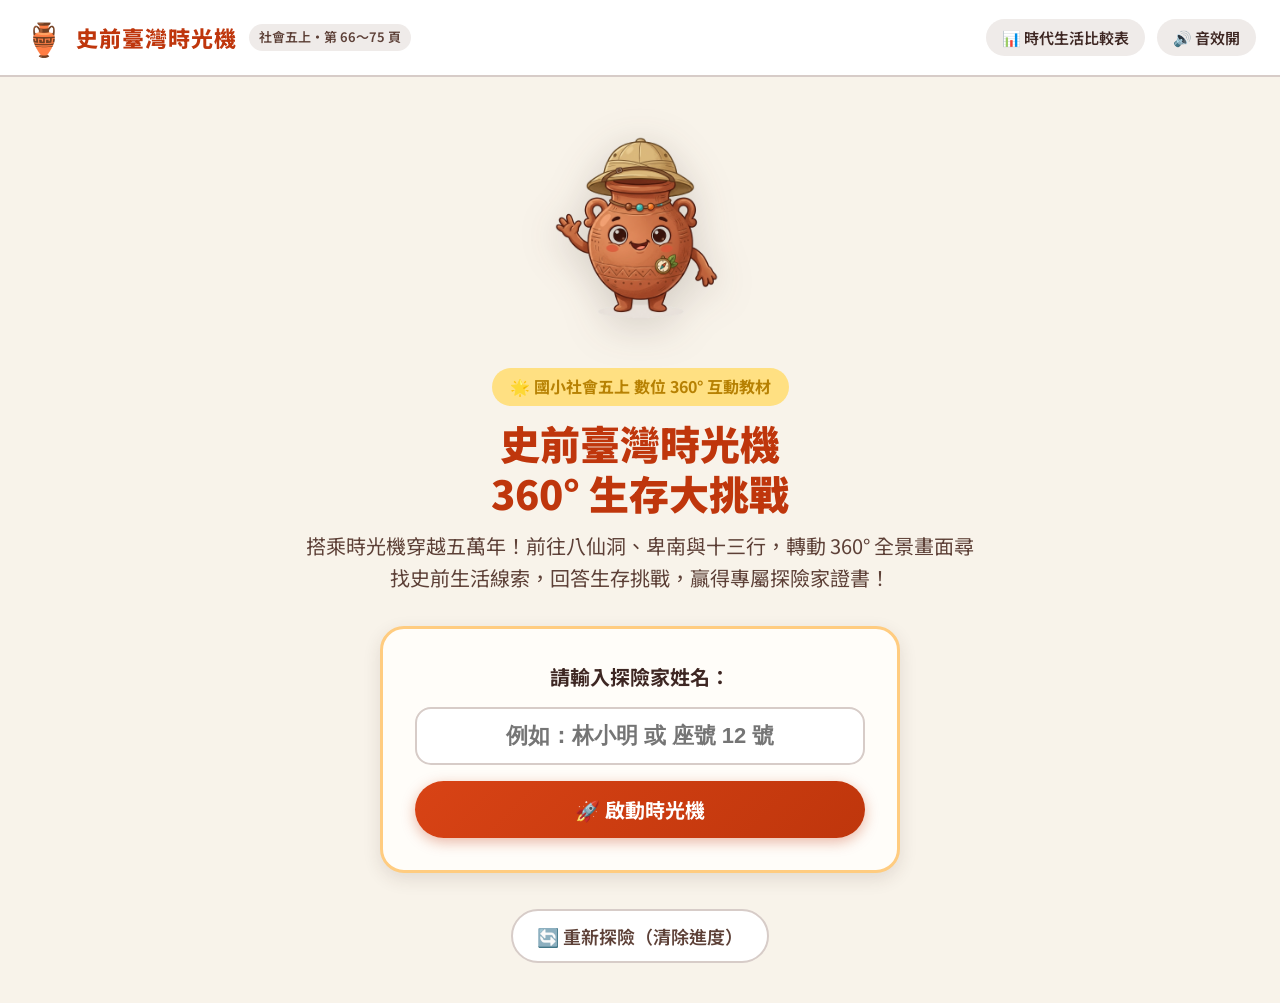
<file: index.html>
<!DOCTYPE html>
<html lang="zh-Hant-TW">
<head>
  <meta charset="UTF-8">
  <meta name="viewport" content="width=device-width, initial-scale=1.0, maximum-scale=1.0, user-scalable=no">
   <title>360° 沉浸式數位學習時光機</title>
  <meta name="description" content="跨領域 360° 全景互動探索與自主學習任務平台，支援手機、平板與電腦操作。" />
  <meta property="og:title" content="360° 沉浸式數位學習時光機" />
  <meta property="og:description" content="跨領域 360° 全景互動探索與自主學習任務平台，點擊進入專屬探究課程！" />


  <!-- Google Fonts: Noto Sans TC -->
  <link rel="preconnect" href="https://fonts.googleapis.com">
  <link rel="preconnect" href="https://fonts.gstatic.com" crossorigin>
  <link href="https://fonts.googleapis.com/css2?family=Noto+Sans+TC:wght@400;500;700;900&display=swap" rel="stylesheet">

  <!-- Pannellum 360 Viewer CSS (本地優先，完全支援離線使用) -->
  <link rel="stylesheet" href="css/pannellum.css">

  <!-- 主樣式表 -->
  <link rel="stylesheet" href="css/style.css">
</head>
<body>

  <!-- ================= 頂部全域功能列 ================= -->
  <header class="app-header">
    <div class="brand-wrap">
      <span class="brand-icon">🏺</span>
      <div>
        <h1 class="brand-title">史前臺灣時光機</h1>
      </div>
      <span class="brand-tag">社會五上・第 66～75 頁</span>
    </div>
    <div class="header-actions">
      <button type="button" class="header-tool-btn open-comparison-btn" title="查看三個時代生活比較表">
        📊 時代生活比較表
      </button>
      <button type="button" class="sound-toggle-btn" title="切換音效開關">
        🔊 音效開
      </button>
    </div>
  </header>

  <!-- ================= 畫面 1：首頁 (Home Screen) ================= -->
  <main id="home-screen" class="screen">
    <div class="home-container">
      <div class="hero-mascot-wrap">
        <img src="img/mascot.png" alt="考古小隊長" class="hero-mascot-img">
      </div>

      <span class="home-badge-tag">🌟 國小社會五上 數位 360° 互動教材</span>
      <h2 class="home-title">史前臺灣時光機<br>360° 生存大挑戰</h2>
      <p class="home-desc">
        搭乘時光機穿越五萬年！前往八仙洞、卑南與十三行，轉動 360° 全景畫面尋找史前生活線索，回答生存挑戰，贏得專屬探險家證書！
      </p>

      <div id="home-progress-tag" class="progress-notify-tag hidden"></div>

      <div class="home-login-card">
        <label for="player-name-input" class="input-label">請輸入探險家姓名：</label>
        <div class="input-group">
          <input type="text" id="player-name-input" class="name-input" placeholder="例如：林小明 或 座號 12 號" maxlength="10" autocomplete="off">
          <button type="button" id="start-adventure-btn" class="primary-btn pulse-glow">
            🚀 啟動時光機
          </button>
        </div>
      </div>

      <div class="home-actions">
        <button type="button" id="reset-progress-btn" class="secondary-btn">
          🔄 重新探險（清除進度）
        </button>
      </div>
    </div>
  </main>

  <!-- ================= 畫面 2：時光機選單 (Timeline Screen) ================= -->
  <main id="timeline-screen" class="screen hidden">
    <div class="timeline-container">
      <div class="timeline-header">
        <h2>⏱️ 時光機儀表板</h2>
        <p>歡迎探險家 <strong id="timeline-player-name" style="color: var(--color-primary);"></strong>！請依序前往三個史前時代探索：</p>
      </div>

      <!-- 時間軸視覺軸線 -->
      <div class="timeline-bar">
        <div class="timeline-node" style="left: 5%;">
          <div class="node-dot"></div>
          <span class="node-label">50,000 年前</span>
        </div>
        <div class="timeline-node" style="left: 40%;">
          <div class="node-dot"></div>
          <span class="node-label">7,000 年前</span>
        </div>
        <div class="timeline-node" style="left: 75%;">
          <div class="node-dot"></div>
          <span class="node-label">2,000 年前</span>
        </div>
        <div class="timeline-node" style="left: 98%;">
          <div class="node-dot" style="border-color: #1976d2;"></div>
          <span class="node-label">現代（我們）</span>
        </div>
      </div>

      <!-- 三個時代關卡卡片 -->
      <div id="era-cards-container" class="era-cards-grid"></div>

      <!-- 三關全通關時出現的大魔王與證書彩帶 -->
      <div id="timeline-cert-banner" class="cert-banner hidden">
        <div class="cert-banner-text">
          <h3>🎉 恭喜完成三大時代生存挑戰！</h3>
          <p>你已經具備完整的臺灣史前生活知識，準備好領取探險家證書了嗎？</p>
        </div>
        <button type="button" id="view-final-cert-btn" class="primary-btn pulse-glow">
          🏆 前往領取探險家證書
        </button>
      </div>
    </div>
  </main>

  <!-- ================= 畫面 3：360° 探索畫面 (Viewer Screen) ================= -->
  <main id="viewer-screen" class="screen hidden viewer-maximized">
    <!-- Pannellum 檢視器全景畫布 (100% 滿版無黑邊) -->
    <div id="panorama"></div>

    <!-- 頂部浮動儀表列 (Floating Top HUD) -->
    <div class="hud-top-bar">
      <!-- 左上角：返回按鈕 + 時代遺址資訊膠囊 -->
      <div class="hud-top-left">
        <button type="button" id="back-to-timeline-btn" class="hud-btn hud-back-btn" title="返回時光機儀表板">
          <span class="hud-btn-icon">⬅</span>
          <span class="hud-btn-text">回時光機選單</span>
        </button>
        <div class="hud-era-pill">
          <span id="scene-era-title" class="hud-era-title">舊石器時代</span>
          <span class="hud-pill-divider">·</span>
          <span id="scene-era-info" class="hud-era-info">八仙洞遺址（約 50,000 年前）</span>
        </div>
      </div>

      <!-- 右上角：浮動線索雷達選單 + 探索進度 + 音效開關 -->
      <div class="hud-top-right">
        <!-- 線索雷達下拉選單 -->
        <div class="clue-radar-dropdown" id="clue-radar-dropdown">
          <button type="button" id="clue-radar-toggle-btn" class="hud-btn hud-radar-btn" aria-expanded="false" title="開啟本關生活線索清單">
            <span class="radar-btn-icon">🧭</span>
            <span class="radar-btn-text">線索雷達</span>
            <span id="radar-progress-badge" class="radar-progress-badge">0 / 6</span>
            <span class="radar-arrow">▾</span>
          </button>

          <!-- 浮動線索清單卡片 -->
          <div id="clue-radar-menu" class="clue-radar-menu hidden">
            <div class="radar-menu-header">
              <div class="radar-menu-title">🧭 生活線索快速雷達</div>
              <div class="radar-menu-subtitle">點擊線索可自動轉向並開啟內容</div>
            </div>
            <div id="clue-radar-items" class="clue-radar-items-list">
              <!-- 由 JS 動態注入線索按鈕 -->
            </div>
          </div>
        </div>

        <!-- 探索計數相容標籤 -->
        <div id="clue-counter" class="hud-clue-counter hidden">
          <span>🔍 線索</span> <strong>0 / 6</strong>
        </div>

        <!-- 音效切換 -->
        <button type="button" class="hud-btn sound-toggle-btn" title="切換音效開關">
          🔊 音效開
        </button>
      </div>
    </div>

    <!-- 畫面底端引導與生存挑戰列 (Floating Bottom HUD) -->
    <div class="scene-bottom-bar">
      <!-- 考古小隊長語音提示盒 -->
      <div class="captain-helper-box">
        <img src="img/mascot.png" alt="考古小隊長" class="captain-avatar-img">
        <div class="speech-bubble">
          <span class="captain-speaker-name">考古小隊長：</span>
          <span id="captain-speech-text">轉動畫面看看四周，發光的金色圓點就是線索喔！</span>
        </div>
      </div>

      <!-- 右下角功能按鈕組 -->
      <div class="scene-actions-right">
        <button type="button" id="guide-clue-btn" class="compass-guide-btn" title="把鏡頭轉向尚未發現的線索">
          🧭 找不到線索？指引我！
        </button>
        <button type="button" id="start-challenge-btn" class="challenge-start-btn disabled" disabled title="找齊所有線索後即可開啟生存挑戰">
          ⚔️ 開始生存挑戰
        </button>
      </div>
    </div>
  </main>

  <!-- ================= 畫面 4：問答挑戰畫面 (Quiz Screen) ================= -->
  <main id="quiz-screen" class="screen hidden">
    <div class="quiz-container">
      <div class="quiz-header">
        <h2 id="quiz-era-name">舊石器時代・生存問答挑戰</h2>
        <span id="quiz-progress" class="quiz-progress-pill">第 1 / 4 題</span>
      </div>

      <div class="quiz-card">
        <div class="quiz-question-row">
          <div id="quiz-question-text" class="quiz-question-text">題目載入中...</div>
          <button type="button" id="quiz-speak-btn" class="speak-btn" title="朗讀題目與選項">
            🔊 唸給我聽
          </button>
        </div>

        <!-- 選項按鈕列表 -->
        <div id="quiz-options-container" class="quiz-options-list"></div>

        <!-- 答題反饋與提示區 -->
        <div id="quiz-feedback" class="quiz-feedback-box hidden">
          <div id="quiz-feedback-text"></div>
        </div>
      </div>

      <div class="quiz-footer-actions">
        <button type="button" id="quiz-back-to-scene-btn" class="secondary-btn">
          🔍 回 360° 場景看一下線索
        </button>
        <button type="button" id="quiz-next-btn" class="primary-btn hidden">
          下一題 ➔
        </button>
      </div>
    </div>
  </main>

  <!-- ================= 畫面 5：證書頁 (Certificate Screen) ================= -->
  <main id="certificate-screen" class="screen hidden">
    <div class="cert-page-container">
      <div class="cert-page-header">
        <h2>🎉 恭喜榮獲探險家證書！</h2>
        <p>你已經完成三個史前時代的探索，表現卓越，快下載或列印你的榮譽證書吧！</p>
      </div>

      <!-- 證書 Canvas 預覽 -->
      <div class="cert-canvas-wrap">
        <canvas id="certificate-canvas"></canvas>
      </div>

      <!-- 證書操作功能列 -->
      <div class="cert-actions-bar">
        <button type="button" id="download-cert-btn" class="primary-btn pulse-glow">
          📥 下載證書圖片 (PNG)
        </button>
        <button type="button" id="print-cert-btn" class="secondary-btn">
          🖨️ 列印證書 (A4)
        </button>
        <button type="button" class="secondary-btn open-comparison-btn">
          📊 時代生活比較表
        </button>
        <button type="button" id="cert-back-home-btn" class="secondary-btn">
          🏠 回時光機選單
        </button>
      </div>
    </div>
  </main>

  <!-- ================= 彈窗 1：線索小卡 (Clue Modal) ================= -->
  <div id="clue-modal" class="modal-overlay hidden" role="dialog" aria-modal="true">
    <div class="clue-modal-card">
      <div id="clue-icon" class="clue-icon-huge">🏠</div>
      <h3 id="clue-title" class="clue-modal-title">海邊的天然岩洞</h3>
      <div id="clue-text" class="clue-modal-text">
        這裡的人住在海邊的岩洞裡。岩洞可以遮風避雨，旁邊又有河流，喝水、取水都很方便！
      </div>
      <div class="modal-actions">
        <button type="button" id="clue-speak-btn" class="speak-btn">
          🔊 唸給我聽
        </button>
        <button type="button" id="clue-close-btn" class="primary-btn">
          我知道了！
        </button>
      </div>
    </div>
  </div>

  <!-- ================= 彈窗 2：過關勝利徽章彈窗 (Victory Modal) ================= -->
  <div id="victory-modal" class="modal-overlay hidden" role="dialog" aria-modal="true">
    <div class="victory-card">
      <img id="victory-badge-img" src="img/badges/paleolithic.png" alt="過關徽章" class="victory-badge-large">
      <h3 class="victory-title">闖關成功！</h3>
      <div id="victory-badge-title" class="victory-badge-name">🔥 榮獲「生火打石小達人」徽章！</div>
      <div class="victory-speech-box">
        <p id="victory-speech-text">恭喜你學會了舊石器時代的生存技能！</p>
      </div>
      <button type="button" id="victory-next-btn" class="primary-btn pulse-glow">
        前往下一個時代 ➔
      </button>
    </div>
  </div>

  <!-- ================= 彈窗 3：三個時代比較表 (Comparison Modal) ================= -->
  <div id="comparison-modal" class="modal-overlay hidden" role="dialog" aria-modal="true">
    <div class="comparison-card">
      <h2>📊 臺灣三大史前時代生活比較總表</h2>
      <table class="comparison-table">
        <thead>
          <tr>
            <th>比較項目</th>
            <th>舊石器時代（八仙洞）</th>
            <th>新石器時代（卑南）</th>
            <th>金屬器時代（十三行）</th>
          </tr>
        </thead>
        <tbody>
          <tr>
            <td><strong>代表年代</strong></td>
            <td>約 50,000 ～ 5,000 年前</td>
            <td>約 7,000 ～ 2,000 年前</td>
            <td>約 2,000 ～ 400 年前</td>
          </tr>
          <tr>
            <td><strong>居住方式</strong></td>
            <td>住在海邊天然岩洞（遮風避雨、靠近水源）</td>
            <td>以竹子、茅草蓋屋，以板岩為牆與石柱，形成<strong>聚落定居</strong></td>
            <td>通風涼爽、防潮防獸的<strong>架高干欄式木屋</strong></td>
          </tr>
          <tr>
            <td><strong>食物取得</strong></td>
            <td>採集野果、狩獵野生動物、河海捕魚（向大自然索取）</td>
            <td><strong>開始農耕</strong>（種植小米與稻米）、<strong>畜養家畜</strong>（狗、雞）</td>
            <td>農耕、捕魚，並與外地商人貿易獲得更多資源</td>
          </tr>
          <tr>
            <td><strong>主要工具</strong></td>
            <td><strong>打製石器</strong>（用石頭敲打出尖銳邊緣）</td>
            <td><strong>磨製石器</strong>（研磨石刀、石斧）、<strong>陶器</strong>、紡織器具</td>
            <td><strong>鐵器</strong>（高溫煉鐵、鍛造鐵刀鐵鋤）、石器種類大幅減少</td>
          </tr>
          <tr>
            <td><strong>工藝與技能</strong></td>
            <td>已知<strong>用火</strong>（燒烤熟食、取暖照明、驅獸）</td>
            <td><strong>製作陶器</strong>（烹煮與儲存）、<strong>雕刻精美玉器</strong>、織布做衣服</td>
            <td><strong>高溫煉鐵</strong>、燒製<strong>人面陶罐</strong>與動物陶偶</td>
          </tr>
          <tr>
            <td><strong>對外交流</strong></td>
            <td>小範圍活動</td>
            <td>使用花蓮豐田玉，並與<strong>東南亞有海外交流</strong></td>
            <td>以獸皮與陶器，與海外交換<strong>玻璃飾品、瑪瑙珠與銅幣</strong></td>
          </tr>
          <tr>
            <td><strong>文化核心特質</strong></td>
            <td colspan="3" style="text-align: center; color: var(--color-primary); font-weight: bold; background: #fff8e1;">
              💡 <strong>技術與技能具有深厚的「延續性」</strong>：後來的文明在前人的智慧基礎上不斷發明與進步！
            </td>
          </tr>
        </tbody>
      </table>
      <div style="text-align: center;">
        <button type="button" id="close-comparison-btn" class="primary-btn">
          關閉比較表
        </button>
      </div>
    </div>
  </div>

  <!-- Pannellum 360 Viewer JS (本地優先，完全支援離線使用與 file:/// 免 CORS) -->
  <script src="js/pannellum.js"></script>

  <!-- 核心資料與模組腳本 -->
  <script src="data/eras.js"></script>
  <script src="data/pano_data.js"></script>
  <script src="data/cert_data.js"></script>
  <script src="js/markdown.js"></script>
  <script src="js/storage.js"></script>
  <script src="js/audio.js"></script>
  <script src="js/viewer.js"></script>
  <script src="js/quiz.js"></script>
 <script src="js/certificate.js"></script>
  <script src="js/cloud_sync.js"></script>
  <script src="js/app.js"></script>
  <script>
    // 頁面載入時，若有帶 ?id=課程代碼 參數，自動從 Google 試算表同步教材
    window.addEventListener('DOMContentLoaded', async () => {
      await syncCloudCourseData();
    });
  </script>

</body>
</html>
</file>
<file: css/pannellum.css>
/* Pannellum 2.5.6, https://github.com/mpetroff/pannellum */
.pnlm-container{margin:0;padding:0;overflow:hidden;position:relative;cursor:default;width:100%;height:100%;font-family:Helvetica,"Nimbus Sans L","Liberation Sans",Arial,sans-serif;background:#f4f4f4 url('data:image/svg+xml,%3Csvg%20xmlns%3D%22http%3A%2F%2Fwww.w3.org%2F2000%2Fsvg%22%20width%3D%2267%22%20height%3D%22100%22%20viewBox%3D%220%200%2067%20100%22%3E%0A%3Cpath%20stroke%3D%22%23ccc%22%20fill%3D%22none%22%20d%3D%22M33.5%2C50%2C0%2C63%2C33.5%2C75%2C67%2C63%2C33.5%2C50m-33.5-50%2C67%2C25m-0.5%2C0%2C0%2C75m-66.5-75%2C67-25m-33.5%2C75%2C0%2C25m0-100%2C0%2C50%22%2F%3E%0A%3C%2Fsvg%3E%0A') repeat;-webkit-user-select:none;-khtml-user-select:none;-moz-user-select:none;-o-user-select:none;-ms-user-select:none;user-select:none;outline:0;line-height:1.4;contain:content}.pnlm-container *{box-sizing:content-box}.pnlm-ui{position:absolute;width:100%;height:100%;z-index:1}.pnlm-grab{cursor:grab;cursor:url('data:image/svg+xml,%3Csvg%20xmlns%3D%22http%3A%2F%2Fwww.w3.org%2F2000%2Fsvg%22%20height%3D%2226%22%20width%3D%2226%22%3E%0A%3Cpath%20stroke%3D%22%23000%22%20stroke-width%3D%221px%22%20fill%3D%22%23fff%22%20d%3D%22m15.3%2020.5s6.38-6.73%204.64-8.24-3.47%201.01-3.47%201.01%203.61-5.72%201.41-6.49c-2.2-0.769-3.33%204.36-3.33%204.36s0.873-5.76-1.06-5.76-1.58%205.39-1.58%205.39-0.574-4.59-2.18-4.12c-1.61%200.468-0.572%205.51-0.572%205.51s-1.58-4.89-2.93-3.79c-1.35%201.11%200.258%205.25%200.572%206.62%200.836%202.43%202.03%202.94%202.17%205.55%22%2F%3E%0A%3C%2Fsvg%3E%0A') 12 8,default}.pnlm-grabbing{cursor:grabbing;cursor:url('data:image/svg+xml,%3Csvg%20xmlns%3D%22http%3A%2F%2Fwww.w3.org%2F2000%2Fsvg%22%20height%3D%2226%22%20width%3D%2226%22%3E%0A%3Cpath%20stroke%3D%22%23000%22%20stroke-width%3D%221px%22%20fill%3D%22%23fff%22%20d%3D%22m15.3%2020.5s5.07-5.29%203.77-6.74c-1.31-1.45-2.53%200.14-2.53%200.14s2.74-3.29%200.535-4.06c-2.2-0.769-2.52%201.3-2.52%201.3s0.81-2.13-1.12-2.13-1.52%201.77-1.52%201.77-0.261-1.59-1.87-1.12c-1.61%200.468-0.874%202.17-0.874%202.17s-0.651-1.55-2-0.445c-1.35%201.11-0.68%202.25-0.365%203.62%200.836%202.43%202.03%202.94%202.17%205.55%22%2F%3E%0A%3C%2Fsvg%3E%0A') 12 8,default}.pnlm-sprite{background-image:url('data:image/svg+xml,%3Csvg%20xmlns%3D%22http%3A%2F%2Fwww.w3.org%2F2000%2Fsvg%22%20width%3D%2226%22%20height%3D%22208%22%3E%0A%3Ccircle%20fill-opacity%3D%22.78%22%20cy%3D%22117%22%20cx%3D%2213%22%20r%3D%2211%22%20fill%3D%22%23fff%22%2F%3E%0A%3Ccircle%20fill-opacity%3D%22.78%22%20cy%3D%22143%22%20cx%3D%2213%22%20r%3D%2211%22%20fill%3D%22%23fff%22%2F%3E%0A%3Ccircle%20cy%3D%22169%22%20cx%3D%2213%22%20r%3D%227%22%20fill%3D%22none%22%20stroke%3D%22%23000%22%20stroke-width%3D%222%22%2F%3E%0A%3Ccircle%20cy%3D%22195%22%20cx%3D%2213%22%20r%3D%227%22%20fill%3D%22none%22%20stroke%3D%22%23000%22%20stroke-width%3D%222%22%2F%3E%0A%3Ccircle%20cx%3D%2213%22%20cy%3D%22195%22%20r%3D%222.5%22%2F%3E%0A%3Cpath%20d%3D%22m5%2083v6h2v-4h4v-2zm10%200v2h4v4h2v-6zm-5%205v6h6v-6zm-5%205v6h6v-2h-4v-4zm14%200v4h-4v2h6v-6z%22%2F%3E%0A%3Cpath%20d%3D%22m13%20110a7%207%200%200%200%20-7%207%207%207%200%200%200%207%207%207%207%200%200%200%207%20-7%207%207%200%200%200%20-7%20-7zm-1%203h2v2h-2zm0%203h2v5h-2z%22%2F%3E%0A%3Cpath%20d%3D%22m5%2057v6h2v-4h4v-2zm10%200v2h4v4h2v-6zm-10%2010v6h6v-2h-4v-4zm14%200v4h-4v2h6v-6z%22%2F%3E%0A%3Cpath%20d%3D%22m17%2038v2h-8v-2z%22%2F%3E%0A%3Cpath%20d%3D%22m12%209v3h-3v2h3v3h2v-3h3v-2h-3v-3z%22%2F%3E%0A%3Cpath%20d%3D%22m13%20136-6.125%206.125h4.375v7.875h3.5v-7.875h4.375z%22%2F%3E%0A%3Cpath%20d%3D%22m10.428%20173.33v-5.77l5-2.89v5.77zm1-1.73%203-1.73-3.001-1.74z%22%2F%3E%0A%3C%2Fsvg%3E%0A')}.pnlm-container:-moz-full-screen{height:100%!important;width:100%!important;position:static!important}.pnlm-container:-webkit-full-screen{height:100%!important;width:100%!important;position:static!important}.pnlm-container:-ms-fullscreen{height:100%!important;width:100%!important;position:static!important}.pnlm-container:fullscreen{height:100%!important;width:100%!important;position:static!important}.pnlm-render-container{cursor:inherit;position:absolute;height:100%;width:100%}.pnlm-controls{margin-top:4px;background-color:#fff;border:1px solid #999;border-color:rgba(0,0,0,0.4);border-radius:3px;cursor:pointer;z-index:2;-webkit-transform:translateZ(9999px);transform:translateZ(9999px)}.pnlm-control:hover{background-color:#f8f8f8}.pnlm-controls-container{position:absolute;top:0;left:4px;z-index:1}.pnlm-zoom-controls{width:26px;height:52px}.pnlm-zoom-in{width:100%;height:50%;position:absolute;top:0;border-radius:3px 3px 0 0}.pnlm-zoom-out{width:100%;height:50%;position:absolute;bottom:0;background-position:0 -26px;border-top:1px solid #ddd;border-top-color:rgba(0,0,0,0.10);border-radius:0 0 3px 3px}.pnlm-fullscreen-toggle-button,.pnlm-orientation-button,.pnlm-hot-spot-debug-indicator{width:26px;height:26px}.pnlm-hot-spot-debug-indicator{position:absolute;top:50%;left:50%;width:26px;height:26px;margin:-13px 0 0 -13px;background-color:rgba(255,255,255,0.5);border-radius:13px;display:none}.pnlm-orientation-button-inactive{background-position:0 -156px}.pnlm-orientation-button-active{background-position:0 -182px}.pnlm-fullscreen-toggle-button-inactive{background-position:0 -52px}.pnlm-fullscreen-toggle-button-active{background-position:0 -78px}.pnlm-panorama-info{position:absolute;bottom:4px;background-color:rgba(0,0,0,0.7);border-radius:0 3px 3px 0;padding-right:10px;color:#fff;text-align:left;display:none;z-index:2;-webkit-transform:translateZ(9999px);transform:translateZ(9999px)}.pnlm-title-box{position:relative;font-size:20px;display:table;padding-left:5px;margin-bottom:3px}.pnlm-author-box{position:relative;font-size:12px;display:table;padding-left:5px}.pnlm-load-box{position:absolute;top:50%;left:50%;width:200px;height:150px;margin:-75px 0 0 -100px;background-color:rgba(0,0,0,0.7);border-radius:3px;text-align:center;font-size:20px;display:none;color:#fff}.pnlm-load-box p{margin:20px 0}.pnlm-lbox{position:absolute;top:50%;left:50%;width:20px;height:20px;margin:-10px 0 0 -10px;display:none}.pnlm-loading{animation-duration:1.5s;-webkit-animation-duration:1.5s;animation-name:pnlm-mv;-webkit-animation-name:pnlm-mv;animation-iteration-count:infinite;-webkit-animation-iteration-count:infinite;animation-timing-function:linear;-webkit-animation-timing-function:linear;height:10px;width:10px;background-color:#fff;position:relative}@keyframes pnlm-mv{from{left:0;top:0}25%{left:10px;top:0}50%{left:10px;top:10px}75%{left:0;top:10px}to{left:0;top:0}}@-webkit-keyframes pnlm-mv{from{left:0;top:0}25%{left:10px;top:0}50%{left:10px;top:10px}75%{left:0;top:10px}to{left:0;top:0}}.pnlm-load-button{position:absolute;top:50%;left:50%;width:200px;height:100px;margin:-50px 0 0 -100px;background-color:rgba(0,0,0,.7);border-radius:3px;text-align:center;font-size:20px;display:table;color:#fff;cursor:pointer}.pnlm-load-button:hover{background-color:rgba(0,0,0,.8)}.pnlm-load-button p{display:table-cell;vertical-align:middle}.pnlm-info-box{font-size:15px;position:absolute;top:50%;left:50%;width:200px;height:150px;margin:-75px 0 0 -100px;background-color:#000;border-radius:3px;display:table;text-align:center;color:#fff;table-layout:fixed}.pnlm-info-box a,.pnlm-author-box a{color:#fff;word-wrap:break-word;overflow-wrap:break-word}.pnlm-info-box p{display:table-cell;vertical-align:middle;padding:0 5px 0 5px}.pnlm-error-msg{display:none}.pnlm-about-msg{font-size:11px;line-height:11px;color:#fff;padding:5px 8px 5px 8px;background:rgba(0,0,0,0.7);border-radius:3px;position:absolute;top:50px;left:50px;display:none;opacity:0;-moz-transition:opacity .3s ease-in-out;-webkit-transition:opacity .3s ease-in-out;-o-transition:opacity .3s ease-in-out;-ms-transition:opacity .3s ease-in-out;transition:opacity .3s ease-in-out;z-index:1}.pnlm-about-msg a:link,.pnlm-about-msg a:visited{color:#fff}.pnlm-about-msg a:hover,.pnlm-about-msg a:active{color:#eee}.pnlm-hotspot-base{position:absolute;visibility:hidden;cursor:default;vertical-align:middle;top:0;z-index:1}.pnlm-hotspot{height:26px;width:26px;border-radius:13px}.pnlm-hotspot:hover{background-color:rgba(255,255,255,0.2)}.pnlm-hotspot.pnlm-info{background-position:0 -104px}.pnlm-hotspot.pnlm-scene{background-position:0 -130px}div.pnlm-tooltip span{visibility:hidden;position:absolute;border-radius:3px;background-color:rgba(0,0,0,0.7);color:#fff;text-align:center;max-width:200px;padding:5px 10px;margin-left:-220px;cursor:default}div.pnlm-tooltip:hover span{visibility:visible}div.pnlm-tooltip:hover span:after{content:'';position:absolute;width:0;height:0;border-width:10px;border-style:solid;border-color:rgba(0,0,0,0.7) transparent transparent transparent;bottom:-20px;left:-10px;margin:0 50%}.pnlm-compass{position:absolute;width:50px;height:50px;right:4px;bottom:4px;border-radius:25px;background-image:url('data:image/svg+xml,%3Csvg%20xmlns%3D%22http%3A%2F%2Fwww.w3.org%2F2000%2Fsvg%22%20height%3D%2250%22%20width%3D%2250%22%3E%0A%3Cpath%20d%3D%22m24.5078%206-3.2578%2018h7.5l-3.25781-18h-0.984376zm-3.2578%2020%203.2578%2018h0.9844l3.2578-18h-7.5zm1.19531%200.9941h5.10938l-2.5547%2014.1075-2.5547-14.1075z%22%2F%3E%0A%3C%2Fsvg%3E%0A');cursor:default;display:none}.pnlm-world{position:absolute;left:50%;top:50%}.pnlm-face{position:absolute;-webkit-transform-origin:0 0;transform-origin:0 0}.pnlm-dragfix,.pnlm-preview-img{position:absolute;height:100%;width:100%}.pnlm-preview-img{background-size:cover;background-position:center}.pnlm-lbar{width:150px;margin:0 auto;border:#fff 1px solid;height:6px}.pnlm-lbar-fill{background:#fff;height:100%;width:0}.pnlm-lmsg{font-size:12px}.pnlm-fade-img{position:absolute;top:0;left:0}.pnlm-pointer{cursor:pointer}
</file>
<file: css/style.css>
/* ==========================================================================
   史前臺灣 360° 時光探險 - 主樣式表 (CSS)
   設計風格：大地陶土色系、溫暖插畫風、高易讀性、無障礙觸控優化
   ========================================================================== */

:root {
  --color-bg: #f8f3ea;
  --color-card-bg: #fffdf9;
  --color-primary: #bf360c;       /* 陶土橘紅 */
  --color-primary-hover: #d84315;
  --color-secondary: #2e7d32;     /* 葉綠色 */
  --color-accent: #f57c00;        /* 亮橘金 */
  --color-earth-dark: #3e2723;    /* 深木褐 */
  --color-earth-medium: #5d4037;  /* 陶土褐 */
  --color-earth-light: #efebe9;   /* 淺陶灰 */
  --color-border: #d7ccc8;
  --color-gold: #ffb300;
  --font-main: "Noto Sans TC", "Microsoft JhengHei", -apple-system, BlinkMacSystemFont, sans-serif;
  --radius-sm: 8px;
  --radius-md: 16px;
  --radius-lg: 24px;
  --radius-full: 9999px;
  --shadow-sm: 0 2px 8px rgba(62, 39, 35, 0.08);
  --shadow-md: 0 6px 18px rgba(62, 39, 35, 0.12);
  --shadow-lg: 0 12px 32px rgba(62, 39, 35, 0.18);
}

* {
  box-sizing: border-box;
  margin: 0;
  padding: 0;
  -webkit-tap-highlight-color: transparent;
}

html, body {
  height: 100%;
}

body {
  font-family: var(--font-main);
  background-color: var(--color-bg);
  color: var(--color-earth-dark);
  line-height: 1.6;
  font-size: 18px;
  min-height: 100vh;
  display: flex;
  flex-direction: column;
}

/* ================= 通用工具樣式 ================= */
.hidden {
  display: none !important;
}

button {
  font-family: inherit;
  font-size: 18px;
  cursor: pointer;
  border: none;
  outline: none;
  transition: all 0.2s ease;
}

.primary-btn {
  background: linear-gradient(135deg, #d84315 0%, #bf360c 100%);
  color: #fff;
  padding: 14px 28px;
  font-size: 20px;
  font-weight: bold;
  border-radius: var(--radius-full);
  box-shadow: 0 4px 14px rgba(191, 54, 12, 0.35);
  display: inline-flex;
  align-items: center;
  justify-content: center;
  gap: 8px;
}

.primary-btn:hover {
  background: linear-gradient(135deg, #e64a19 0%, #c62828 100%);
  transform: translateY(-2px);
  box-shadow: 0 6px 20px rgba(191, 54, 12, 0.45);
}

.secondary-btn {
  background-color: #fff;
  color: var(--color-earth-medium);
  border: 2px solid var(--color-border);
  padding: 12px 24px;
  font-size: 18px;
  font-weight: 600;
  border-radius: var(--radius-full);
}

.secondary-btn:hover {
  background-color: var(--color-earth-light);
  border-color: var(--color-earth-medium);
}

.pulse-glow {
  animation: pulse-glow-anim 1.8s infinite;
}

@keyframes pulse-glow-anim {
  0% { box-shadow: 0 0 0 0 rgba(245, 124, 0, 0.7); }
  70% { box-shadow: 0 0 0 16px rgba(245, 124, 0, 0); }
  100% { box-shadow: 0 0 0 0 rgba(245, 124, 0, 0); }
}

/* ================= 頂部全域導覽列 ================= */
.app-header {
  background-color: #fff;
  border-bottom: 2px solid var(--color-border);
  padding: 12px 24px;
  display: flex;
  justify-content: space-between;
  align-items: center;
  position: sticky;
  top: 0;
  z-index: 100;
}

.brand-wrap {
  display: flex;
  align-items: center;
  gap: 12px;
}

.brand-icon {
  font-size: 32px;
}

.brand-title {
  font-size: 22px;
  font-weight: 800;
  color: var(--color-primary);
  letter-spacing: 1px;
}

.brand-tag {
  font-size: 13px;
  background-color: #efebe9;
  color: var(--color-earth-medium);
  padding: 3px 10px;
  border-radius: var(--radius-full);
  font-weight: 600;
}

.header-actions {
  display: flex;
  align-items: center;
  gap: 12px;
}

.sound-toggle-btn, .header-tool-btn {
  background-color: #efebe9;
  color: var(--color-earth-dark);
  padding: 8px 16px;
  border-radius: var(--radius-full);
  font-size: 15px;
  font-weight: 600;
}

.sound-toggle-btn.muted {
  background-color: #ffcdd2;
  color: #b71c1c;
}

/* ================= 畫面外框 ================= */
.screen {
  flex: 1;
  display: flex;
  flex-direction: column;
}

/* ================= 1. 首頁 (Home Screen) ================= */
.home-container {
  max-width: 900px;
  margin: 40px auto;
  padding: 0 20px;
  display: flex;
  flex-direction: column;
  align-items: center;
  text-align: center;
}

.hero-mascot-wrap {
  position: relative;
  margin-bottom: 24px;
}

.hero-mascot-img {
  width: 220px;
  height: 220px;
  object-fit: contain;
  filter: drop-shadow(0 8px 20px rgba(62, 39, 35, 0.2));
  animation: float-anim 3s ease-in-out infinite;
}

@keyframes float-anim {
  0%, 100% { transform: translateY(0); }
  50% { transform: translateY(-10px); }
}

.home-badge-tag {
  background-color: #ffe082;
  color: #b78103;
  padding: 6px 18px;
  border-radius: var(--radius-full);
  font-size: 16px;
  font-weight: bold;
  margin-bottom: 12px;
  display: inline-block;
}

.home-title {
  font-size: 40px;
  font-weight: 900;
  color: var(--color-primary);
  margin-bottom: 12px;
  line-height: 1.25;
}

.home-desc {
  font-size: 20px;
  color: var(--color-earth-medium);
  max-width: 680px;
  margin-bottom: 32px;
}

.home-login-card {
  background-color: var(--color-card-bg);
  border: 3px solid #ffcc80;
  border-radius: var(--radius-lg);
  padding: 32px;
  width: 100%;
  max-width: 520px;
  box-shadow: var(--shadow-md);
  margin-bottom: 24px;
}

.input-label {
  display: block;
  font-size: 20px;
  font-weight: bold;
  color: var(--color-earth-dark);
  margin-bottom: 14px;
}

.input-group {
  display: flex;
  flex-direction: column;
  gap: 16px;
}

.name-input {
  font-size: 22px;
  padding: 14px 20px;
  border: 2px solid var(--color-border);
  border-radius: var(--radius-md);
  text-align: center;
  font-weight: bold;
  background-color: #fff;
  color: var(--color-primary);
}

.name-input:focus {
  outline: none;
  border-color: var(--color-primary);
  box-shadow: 0 0 0 4px rgba(191, 54, 12, 0.15);
}

.home-actions {
  display: flex;
  gap: 16px;
  justify-content: center;
  margin-top: 12px;
}

.progress-notify-tag {
  background-color: #e8f5e9;
  color: #2e7d32;
  padding: 8px 20px;
  border-radius: var(--radius-full);
  font-weight: bold;
  margin-bottom: 20px;
  border: 1px solid #a5d6a7;
}

/* ================= 2. 時光機選單 (Timeline Screen) ================= */
.timeline-container {
  max-width: 1100px;
  margin: 30px auto;
  padding: 0 24px;
  width: 100%;
}

.timeline-header {
  text-align: center;
  margin-bottom: 32px;
}

.timeline-header h2 {
  font-size: 34px;
  color: var(--color-primary);
  font-weight: 800;
  margin-bottom: 8px;
}

.timeline-header p {
  color: var(--color-earth-medium);
  font-size: 20px;
}

.timeline-bar {
  display: flex;
  align-items: center;
  justify-content: space-between;
  background: linear-gradient(to right, #8d6e63, #d79b5c, #2e7d32, #1565c0);
  height: 8px;
  border-radius: var(--radius-full);
  margin: 40px 20px 50px 20px;
  position: relative;
}

.timeline-node {
  position: absolute;
  transform: translate(-50%, -50%);
  display: flex;
  flex-direction: column;
  align-items: center;
}

.timeline-node .node-dot {
  width: 22px;
  height: 22px;
  border-radius: 50%;
  background-color: #fff;
  border: 4px solid var(--color-primary);
  box-shadow: 0 2px 6px rgba(0, 0, 0, 0.2);
}

.timeline-node .node-label {
  position: absolute;
  top: 26px;
  white-space: nowrap;
  font-size: 14px;
  font-weight: bold;
  color: var(--color-earth-dark);
}

/* 三個時代卡片列表 */
.era-cards-grid {
  display: grid;
  grid-template-columns: repeat(auto-fit, minmax(310px, 1fr));
  gap: 28px;
  margin-bottom: 40px;
}

.era-card {
  background-color: var(--color-card-bg);
  border-radius: var(--radius-lg);
  border: 3px solid var(--color-border);
  overflow: hidden;
  box-shadow: var(--shadow-sm);
  transition: all 0.25s cubic-bezier(0.175, 0.885, 0.32, 1.275);
  display: flex;
  flex-direction: column;
  cursor: pointer;
  position: relative;
}

.era-card:hover {
  transform: translateY(-6px);
  box-shadow: var(--shadow-lg);
}

.era-card.completed {
  border-color: #66bb6a;
}

.era-card.unlocked {
  border-color: var(--color-accent);
}

.era-card.locked {
  opacity: 0.65;
  filter: grayscale(0.5);
  cursor: not-allowed;
}

.era-card-thumb {
  height: 200px;
  position: relative;
  overflow: hidden;
  background-color: #37474f;
}

.era-card-thumb img {
  width: 100%;
  height: 100%;
  object-fit: cover;
  transition: transform 0.4s ease;
}

.era-card:hover .era-card-thumb img {
  transform: scale(1.06);
}

.era-years-pill {
  position: absolute;
  top: 14px;
  left: 14px;
  background: rgba(0, 0, 0, 0.7);
  color: #fff;
  padding: 4px 14px;
  border-radius: var(--radius-full);
  font-size: 14px;
  font-weight: 700;
  backdrop-filter: blur(4px);
}

.era-card-body {
  padding: 24px;
  display: flex;
  flex-direction: column;
  flex: 1;
}

.era-card-title-row {
  display: flex;
  align-items: baseline;
  justify-content: space-between;
  margin-bottom: 8px;
}

.era-card-title-row h3 {
  font-size: 24px;
  font-weight: 800;
  color: var(--color-earth-dark);
}

.era-culture {
  font-size: 15px;
  color: var(--color-primary);
  font-weight: bold;
}

.era-site {
  font-size: 15px;
  color: var(--color-earth-medium);
  margin-bottom: 12px;
}

.era-intro-short {
  font-size: 16px;
  color: #555;
  margin-bottom: 16px;
  flex: 1;
}

.era-clue-stat {
  font-size: 15px;
  font-weight: bold;
  color: var(--color-earth-medium);
  margin-bottom: 14px;
}

.era-status-badge {
  padding: 10px 14px;
  border-radius: var(--radius-sm);
  font-size: 15px;
  font-weight: bold;
  text-align: center;
  display: flex;
  align-items: center;
  justify-content: center;
  gap: 8px;
}

.era-status-badge.completed {
  background-color: #e8f5e9;
  color: #2e7d32;
  border: 1px solid #c8e6c9;
}

.era-status-badge.unlocked {
  background-color: #fff3e0;
  color: #e65100;
  border: 1px solid #ffe0b2;
}

.era-status-badge.locked {
  background-color: #eceff1;
  color: #78909c;
}

.mini-badge-img {
  width: 28px;
  height: 28px;
  object-fit: contain;
}

/* 通關大彩帶與證書按鈕 */
.cert-banner {
  background: linear-gradient(135deg, #fff8e1 0%, #ffecb3 100%);
  border: 3px dashed #ffa000;
  border-radius: var(--radius-lg);
  padding: 24px 32px;
  display: flex;
  align-items: center;
  justify-content: space-between;
  margin-bottom: 30px;
  box-shadow: var(--shadow-sm);
}

.cert-banner-text h3 {
  font-size: 26px;
  color: #bf360c;
  margin-bottom: 6px;
}

.cert-banner-text p {
  color: #5d4037;
  font-size: 17px;
}

/* ================= 3. 360° 探索畫面 (Viewer Screen - 全螢幕沉浸化) ================= */
#viewer-screen.viewer-maximized {
  position: fixed;
  inset: 0;
  width: 100vw;
  height: 100vh;
  z-index: 100;
  margin: 0;
  padding: 0;
  overflow: hidden;
  background-color: #10141c;
}

#viewer-screen #panorama {
  position: absolute;
  top: 0;
  left: 0;
  right: 0;
  bottom: 0;
  width: 100% !important;
  height: 100% !important;
  z-index: 1;
}

/* 頂部浮動抬頭顯示列 (Top HUD) */
.hud-top-bar {
  position: absolute;
  top: 18px;
  left: 20px;
  right: 20px;
  display: flex;
  align-items: flex-start;
  justify-content: space-between;
  gap: 16px;
  pointer-events: none;
  z-index: 50;
}

.hud-top-left,
.hud-top-right {
  display: flex;
  align-items: center;
  gap: 12px;
  pointer-events: auto;
}

/* 浮動 HUD 共通按鈕風格 */
.hud-btn {
  background: rgba(20, 26, 38, 0.88);
  backdrop-filter: blur(10px);
  -webkit-backdrop-filter: blur(10px);
  border: 1.5px solid rgba(255, 255, 255, 0.22);
  color: #ffffff;
  padding: 10px 18px;
  border-radius: var(--radius-full);
  font-size: 15px;
  font-weight: 700;
  cursor: pointer;
  display: inline-flex;
  align-items: center;
  gap: 8px;
  box-shadow: 0 6px 20px rgba(0, 0, 0, 0.35);
  transition: all 0.25s cubic-bezier(0.2, 0.8, 0.2, 1);
  user-select: none;
}

.hud-btn:hover {
  background: rgba(35, 45, 65, 0.95);
  border-color: rgba(255, 255, 255, 0.45);
  transform: translateY(-2px);
  box-shadow: 0 8px 24px rgba(0, 0, 0, 0.45);
}

.hud-btn:active {
  transform: translateY(0);
}

/* 返回時光機選單按鈕 */
.hud-back-btn:hover {
  background: #c2410c;
  border-color: #fb923c;
  color: #fff;
}

/* 時代遺址資訊膠囊 */
.hud-era-pill {
  background: rgba(18, 22, 32, 0.88);
  backdrop-filter: blur(10px);
  -webkit-backdrop-filter: blur(10px);
  border: 1.5px solid rgba(255, 183, 77, 0.5);
  padding: 9px 18px;
  border-radius: var(--radius-full);
  display: flex;
  align-items: center;
  gap: 8px;
  box-shadow: 0 6px 20px rgba(0, 0, 0, 0.35);
  pointer-events: auto;
}

.hud-era-title {
  font-size: 17px;
  font-weight: 900;
  color: #ffb74d;
  letter-spacing: 0.5px;
}

.hud-pill-divider {
  color: rgba(255, 255, 255, 0.35);
  font-weight: 300;
}

.hud-era-info {
  font-size: 14px;
  font-weight: 500;
  color: #e0e0e0;
}

/* 線索雷達下拉選單容器 */
.clue-radar-dropdown {
  position: relative;
}

/* 雷達觸發按鈕 */
.hud-radar-btn {
  background: linear-gradient(135deg, rgba(230, 81, 0, 0.92) 0%, rgba(191, 54, 12, 0.95) 100%);
  border: 1.5px solid #ffe082;
  color: #ffffff;
  padding: 9px 18px;
  box-shadow: 0 6px 20px rgba(191, 54, 12, 0.45);
}

.hud-radar-btn:hover {
  background: linear-gradient(135deg, #f57c00 0%, #d84315 100%);
  border-color: #ffffff;
  box-shadow: 0 8px 26px rgba(230, 81, 0, 0.6);
}

.radar-btn-icon {
  font-size: 17px;
}

.radar-btn-text {
  font-size: 15px;
  font-weight: 800;
  letter-spacing: 0.5px;
}

.radar-progress-badge {
  background: rgba(0, 0, 0, 0.32);
  border: 1px solid rgba(255, 255, 255, 0.35);
  padding: 2px 10px;
  border-radius: var(--radius-full);
  font-size: 13px;
  font-weight: 800;
  color: #ffe082;
}

.radar-arrow {
  font-size: 13px;
  color: #ffe082;
  transition: transform 0.25s ease;
}

.hud-radar-btn[aria-expanded="true"] .radar-arrow {
  transform: rotate(180deg);
}

/* 浮動線索雷達選單面板 */
.clue-radar-menu {
  position: absolute;
  top: calc(100% + 10px);
  right: 0;
  width: 340px;
  max-width: 90vw;
  max-height: calc(100vh - 120px);
  background: rgba(18, 24, 36, 0.96);
  backdrop-filter: blur(16px);
  -webkit-backdrop-filter: blur(16px);
  border: 1.5px solid #ffb74d;
  border-radius: 20px;
  box-shadow: 0 16px 40px rgba(0, 0, 0, 0.6);
  overflow: hidden;
  display: flex;
  flex-direction: column;
  z-index: 100;
  animation: radarMenuAppear 0.22s cubic-bezier(0.2, 0.8, 0.2, 1);
}

@keyframes radarMenuAppear {
  0% {
    opacity: 0;
    transform: translateY(-8px) scale(0.96);
  }
  100% {
    opacity: 1;
    transform: translateY(0) scale(1);
  }
}

.radar-menu-header {
  padding: 14px 18px 10px 18px;
  background: rgba(255, 183, 77, 0.1);
  border-bottom: 1px solid rgba(255, 183, 77, 0.2);
}

.radar-menu-title {
  font-size: 15px;
  font-weight: 900;
  color: #ffb74d;
  display: flex;
  align-items: center;
  gap: 6px;
  margin-bottom: 3px;
}

.radar-menu-subtitle {
  font-size: 12px;
  color: #b0bec5;
}

.clue-radar-items-list {
  padding: 10px 12px;
  display: flex;
  flex-direction: column;
  gap: 8px;
  overflow-y: auto;
  max-height: 55vh;
}

/* 單個線索清單按鈕項目 */
.menu-clue-item {
  width: 100%;
  background: rgba(255, 255, 255, 0.05);
  border: 1px solid rgba(255, 255, 255, 0.12);
  border-radius: 12px;
  padding: 10px 12px;
  display: flex;
  align-items: center;
  justify-content: space-between;
  gap: 10px;
  cursor: pointer;
  transition: all 0.2s ease;
  text-align: left;
}

.menu-clue-item:hover {
  background: rgba(255, 183, 77, 0.18);
  border-color: #ffb74d;
  transform: translateX(-3px);
}

.clue-item-left {
  display: flex;
  align-items: center;
  gap: 8px;
  min-width: 0;
}

.clue-status-icon {
  font-size: 14px;
  flex-shrink: 0;
}

.clue-item-icon {
  font-size: 18px;
  flex-shrink: 0;
}

.clue-item-title {
  font-size: 14px;
  font-weight: 700;
  color: #eceff1;
  white-space: nowrap;
  overflow: hidden;
  text-overflow: ellipsis;
}

.clue-item-tag {
  font-size: 12px;
  font-weight: 700;
  padding: 4px 8px;
  border-radius: 6px;
  flex-shrink: 0;
  letter-spacing: 0.5px;
}

.menu-clue-item.unread .clue-item-tag {
  background: rgba(230, 81, 0, 0.35);
  border: 1px solid rgba(255, 183, 77, 0.6);
  color: #ffcc80;
}

.menu-clue-item.read {
  background: rgba(46, 125, 50, 0.12);
  border-color: rgba(76, 175, 80, 0.3);
}

.menu-clue-item.read .clue-item-title {
  color: #c8e6c9;
}

.menu-clue-item.read .clue-item-tag {
  background: rgba(46, 125, 50, 0.35);
  border: 1px solid rgba(129, 199, 132, 0.6);
  color: #a5d6a7;
}

.hud-clue-counter {
  display: none;
}

/* ================= Pannellum 360° 金色生活線索地標 ================= */
.pnlm-hotspot-base {
  visibility: visible !important;
  z-index: 25 !important;
  pointer-events: auto !important;
}

.clue-hotspot {
  cursor: pointer !important;
  width: 0 !important;
  height: 0 !important;
}

/* 讓內部地標相對於 Pannellum 的座標中心置中，絕不干擾父層 style.transform */
.golden-marker {
  position: absolute !important;
  left: 0 !important;
  top: 0 !important;
  transform: translate(-50%, -50%);
  display: flex !important;
  flex-direction: column !important;
  align-items: center !important;
  gap: 6px !important;
  cursor: pointer !important;
  pointer-events: auto !important;
  user-select: none !important;
  z-index: 30 !important;
}

/* 外層脈動發光擴散光環 */
.marker-pulse-ring {
  position: absolute;
  top: 0;
  left: 50%;
  transform: translateX(-50%);
  width: 60px;
  height: 60px;
  border-radius: 50%;
  pointer-events: none;
}

.golden-marker.unread .marker-pulse-ring {
  border: 3px solid #ffb300;
  animation: pulse-ring-anim 1.5s cubic-bezier(0.215, 0.61, 0.355, 1) infinite;
}

@keyframes pulse-ring-anim {
  0% { transform: translateX(-50%) scale(0.6); opacity: 1; }
  100% { transform: translateX(-50%) scale(1.7); opacity: 0; }
}

/* 金色發光核心圓鈕 */
.marker-icon-box {
  width: 56px;
  height: 56px;
  border-radius: 50%;
  display: flex;
  align-items: center;
  justify-content: center;
  font-size: 28px;
  border: 3.5px solid #ffffff;
  box-shadow: 0 4px 18px rgba(0, 0, 0, 0.5);
  transition: transform 0.25s cubic-bezier(0.175, 0.885, 0.32, 1.275);
}

.golden-marker:hover .marker-icon-box {
  transform: scale(1.18);
}

.golden-marker.unread .marker-icon-box {
  background: radial-gradient(circle, #fff9c4 0%, #ffb300 45%, #ff6f00 100%);
  box-shadow: 0 0 25px rgba(255, 179, 0, 1), 0 0 50px rgba(255, 111, 0, 0.7);
  animation: marker-glow 1.8s ease-in-out infinite alternate;
}

@keyframes marker-glow {
  0% { box-shadow: 0 0 16px rgba(255, 179, 0, 0.8), 0 0 35px rgba(255, 111, 0, 0.4); }
  100% { box-shadow: 0 0 35px rgba(255, 238, 88, 1), 0 0 70px rgba(255, 111, 0, 0.9); }
}

.golden-marker.read .marker-icon-box {
  background: radial-gradient(circle, #c8e6c9 0%, #43a047 60%, #1b5e20 100%);
  box-shadow: 0 0 14px rgba(46, 125, 50, 0.8);
  opacity: 0.92;
}

/* 線索標題常駐標籤 */
.marker-label-tag {
  background: linear-gradient(135deg, rgba(30, 20, 15, 0.95) 0%, rgba(50, 30, 20, 0.95) 100%);
  color: #fff;
  padding: 6px 14px;
  border-radius: 16px;
  font-size: 15px;
  font-weight: 800;
  white-space: nowrap;
  letter-spacing: 0.5px;
  border: 2px solid #ffcc80;
  box-shadow: 0 4px 14px rgba(0, 0, 0, 0.55);
  display: flex;
  align-items: center;
  gap: 6px;
  transition: all 0.2s ease;
}

.golden-marker.read .marker-label-tag {
  border-color: #81c784;
  background: rgba(20, 40, 25, 0.92);
}

.golden-marker:hover .marker-label-tag {
  background: #bf360c;
  border-color: #ffe082;
  color: #fff;
}

@keyframes hotspot-pulse {
  0% { transform: scale(0.95); box-shadow: 0 0 0 0 rgba(255, 111, 0, 0.8); }
  70% { transform: scale(1.15); box-shadow: 0 0 0 16px rgba(255, 111, 0, 0); }
  100% { transform: scale(0.95); box-shadow: 0 0 0 0 rgba(255, 111, 0, 0); }
}

.hotspot-bubble {
  position: absolute;
  bottom: 50px;
  left: 50%;
  transform: translateX(-50%);
  background: rgba(33, 33, 33, 0.88);
  color: #fff;
  padding: 6px 12px;
  border-radius: var(--radius-sm);
  white-space: nowrap;
  font-size: 14px;
  font-weight: 600;
  pointer-events: none;
  display: flex;
  align-items: center;
  gap: 6px;
  box-shadow: 0 4px 12px rgba(0, 0, 0, 0.3);
}

/* 場景浮動控制列 (Bottom HUD) */
.scene-bottom-bar {
  position: absolute;
  bottom: 24px;
  left: 24px;
  right: 24px;
  display: flex;
  justify-content: space-between;
  align-items: flex-end;
  pointer-events: none;
  z-index: 50;
  gap: 16px;
}

.captain-helper-box {
  pointer-events: auto;
  display: flex;
  align-items: flex-end;
  gap: 14px;
  max-width: 540px;
}

.captain-avatar-img {
  width: 82px;
  height: 82px;
  object-fit: contain;
  filter: drop-shadow(0 6px 14px rgba(0, 0, 0, 0.45));
  flex-shrink: 0;
  animation: mascot-bounce 3s ease-in-out infinite;
}

@keyframes mascot-bounce {
  0%, 100% { transform: translateY(0); }
  50% { transform: translateY(-5px); }
}

.speech-bubble {
  background: rgba(255, 255, 255, 0.95);
  backdrop-filter: blur(10px);
  -webkit-backdrop-filter: blur(10px);
  border: 2.5px solid #ff9800;
  border-radius: var(--radius-lg);
  border-bottom-left-radius: 4px;
  padding: 12px 18px;
  box-shadow: 0 8px 24px rgba(0, 0, 0, 0.35);
  color: var(--color-earth-dark);
  font-size: 16px;
  font-weight: 600;
  line-height: 1.5;
}

.captain-speaker-name {
  color: #e65100;
  font-weight: 900;
  display: block;
  margin-bottom: 3px;
  font-size: 14px;
}

.scene-actions-right {
  pointer-events: auto;
  display: flex;
  flex-direction: column;
  align-items: flex-end;
  gap: 12px;
  flex-shrink: 0;
}

.compass-guide-btn {
  background: rgba(20, 26, 38, 0.88);
  backdrop-filter: blur(10px);
  -webkit-backdrop-filter: blur(10px);
  color: #ffecb3;
  border: 2px solid #ffb74d;
  padding: 11px 20px;
  border-radius: var(--radius-full);
  font-size: 16px;
  font-weight: 800;
  box-shadow: 0 6px 20px rgba(0, 0, 0, 0.4);
  display: flex;
  align-items: center;
  gap: 8px;
  cursor: pointer;
  transition: all 0.25s cubic-bezier(0.2, 0.8, 0.2, 1);
}

.compass-guide-btn:hover {
  background: #e65100;
  color: #ffffff;
  border-color: #ffe082;
  transform: translateY(-3px);
  box-shadow: 0 8px 24px rgba(230, 81, 0, 0.55);
}

.compass-guide-btn:active {
  transform: translateY(0);
}

.challenge-start-btn {
  background: linear-gradient(135deg, #2e7d32 0%, #1b5e20 100%);
  color: #fff;
  font-size: 19px;
  font-weight: 900;
  padding: 14px 28px;
  border-radius: var(--radius-full);
  border: 2px solid #81c784;
  box-shadow: 0 8px 24px rgba(46, 125, 50, 0.5);
  cursor: pointer;
  transition: all 0.25s cubic-bezier(0.2, 0.8, 0.2, 1);
  display: flex;
  align-items: center;
  gap: 8px;
}

.challenge-start-btn:not(.disabled):hover {
  transform: translateY(-3px) scale(1.02);
  box-shadow: 0 10px 30px rgba(46, 125, 50, 0.7);
  border-color: #a5d6a7;
}

.challenge-start-btn.disabled {
  background: rgba(60, 68, 78, 0.85);
  backdrop-filter: blur(8px);
  -webkit-backdrop-filter: blur(8px);
  color: #90a4ae;
  border: 2px solid #546e7a;
  box-shadow: 0 4px 14px rgba(0, 0, 0, 0.25);
  cursor: not-allowed;
  opacity: 0.85;
}

/* ================= 4. 線索小卡彈窗 (Clue Modal) ================= */
.modal-overlay {
  position: fixed;
  inset: 0;
  background-color: rgba(15, 20, 30, 0.72);
  backdrop-filter: blur(8px);
  -webkit-backdrop-filter: blur(8px);
  display: flex;
  align-items: center;
  justify-content: center;
  padding: 20px;
  z-index: 2000;
}

.clue-modal-card {
  background-color: var(--color-card-bg);
  border: 4px solid #ffb74d;
  border-radius: var(--radius-lg);
  max-width: 540px;
  width: 100%;
  padding: 32px;
  box-shadow: var(--shadow-lg);
  text-align: center;
  position: relative;
  animation: pop-in 0.3s cubic-bezier(0.175, 0.885, 0.32, 1.275);
}

@keyframes pop-in {
  0% { transform: scale(0.85); opacity: 0; }
  100% { transform: scale(1); opacity: 1; }
}

.clue-icon-huge {
  font-size: 64px;
  margin-bottom: 12px;
}

.clue-modal-title {
  font-size: 28px;
  color: var(--color-primary);
  font-weight: 800;
  margin-bottom: 18px;
}

.clue-modal-text {
  font-size: 20px;
  line-height: 1.7;
  color: var(--color-earth-dark);
  text-align: left;
  background-color: #fff;
  border: 2px solid var(--color-border);
  border-radius: var(--radius-md);
  padding: 20px;
  margin-bottom: 24px;
}

.modal-actions {
  display: flex;
  justify-content: center;
  gap: 16px;
}

.speak-btn {
  background-color: #fff3e0;
  color: #e65100;
  border: 2px solid #ffb74d;
  padding: 12px 20px;
  border-radius: var(--radius-full);
  font-weight: 700;
  display: flex;
  align-items: center;
  gap: 8px;
}

/* ================= 5. 問答挑戰畫面 (Quiz Screen) ================= */
.quiz-container {
  max-width: 820px;
  margin: 30px auto;
  padding: 0 20px;
  width: 100%;
  flex: 1;
}

.quiz-header {
  display: flex;
  justify-content: space-between;
  align-items: center;
  margin-bottom: 24px;
}

.quiz-header h2 {
  font-size: 26px;
  color: var(--color-primary);
  font-weight: 800;
}

.quiz-progress-pill {
  background-color: #efebe9;
  color: var(--color-earth-medium);
  padding: 6px 16px;
  border-radius: var(--radius-full);
  font-weight: bold;
  font-size: 16px;
}

.quiz-card {
  background-color: var(--color-card-bg);
  border: 3px solid var(--color-border);
  border-radius: var(--radius-lg);
  padding: 32px;
  box-shadow: var(--shadow-md);
  margin-bottom: 24px;
}

.quiz-question-row {
  display: flex;
  align-items: flex-start;
  justify-content: space-between;
  gap: 16px;
  margin-bottom: 28px;
}

.quiz-question-text {
  font-size: 24px;
  font-weight: 800;
  color: var(--color-earth-dark);
  line-height: 1.5;
}

.quiz-options-list {
  display: grid;
  grid-template-columns: 1fr;
  gap: 16px;
}

.quiz-option-btn {
  background-color: #ffffff;
  border: 3px solid var(--color-border);
  border-radius: var(--radius-md);
  padding: 16px 20px;
  text-align: left;
  font-size: 20px;
  font-weight: 600;
  color: var(--color-earth-dark);
  display: flex;
  align-items: center;
  gap: 16px;
  transition: all 0.2s ease;
}

.quiz-option-btn:hover:not(:disabled) {
  border-color: var(--color-primary);
  background-color: #fff8f5;
  transform: translateX(4px);
}

.option-letter {
  background-color: #efebe9;
  color: var(--color-earth-medium);
  width: 38px;
  height: 38px;
  border-radius: 50%;
  display: flex;
  align-items: center;
  justify-content: center;
  font-weight: 800;
  flex-shrink: 0;
}

.quiz-option-btn.correct {
  background-color: #e8f5e9;
  border-color: #2e7d32;
  color: #1b5e20;
}

.quiz-option-btn.correct .option-letter {
  background-color: #2e7d32;
  color: #fff;
}

.quiz-option-btn.wrong {
  background-color: #ffebee;
  border-color: #c62828;
  color: #b71c1c;
}

.quiz-option-btn.shake {
  animation: shake-anim 0.5s ease;
}

@keyframes shake-anim {
  0%, 100% { transform: translateX(0); }
  20%, 60% { transform: translateX(-8px); }
  40%, 80% { transform: translateX(8px); }
}

/* 反饋卡片 */
.quiz-feedback-box {
  margin-top: 24px;
  padding: 20px;
  border-radius: var(--radius-md);
  font-size: 19px;
  line-height: 1.6;
}

.quiz-feedback-box.success-box {
  background-color: #e8f5e9;
  border: 2px solid #81c784;
  color: #1b5e20;
}

.quiz-feedback-box.hint-box {
  background-color: #fff3e0;
  border: 2px solid #ffb74d;
  color: #e65100;
}

.feedback-badge-tag {
  font-size: 16px;
  font-weight: bold;
  display: inline-block;
  margin-bottom: 8px;
}

.hint-small {
  display: block;
  font-size: 15px;
  color: #795548;
  margin-top: 8px;
}

.quiz-footer-actions {
  display: flex;
  justify-content: space-between;
  align-items: center;
  margin-top: 24px;
}

/* ================= 6. 過關勝利彈窗 (Victory Modal) ================= */
.victory-card {
  background-color: #fff;
  border: 4px solid #ffb300;
  border-radius: var(--radius-lg);
  padding: 40px;
  max-width: 560px;
  width: 100%;
  text-align: center;
  box-shadow: var(--shadow-lg);
  position: relative;
  overflow: hidden;
}

.victory-badge-large {
  width: 180px;
  height: 180px;
  object-fit: contain;
  margin-bottom: 20px;
  animation: badge-bounce 1s cubic-bezier(0.175, 0.885, 0.32, 1.275);
}

@keyframes badge-bounce {
  0% { transform: scale(0.2) rotate(-30deg); opacity: 0; }
  60% { transform: scale(1.15) rotate(10deg); }
  100% { transform: scale(1) rotate(0deg); opacity: 1; }
}

.victory-title {
  font-size: 32px;
  color: var(--color-primary);
  font-weight: 900;
  margin-bottom: 12px;
}

.victory-badge-name {
  font-size: 22px;
  font-weight: bold;
  color: #f57c00;
  margin-bottom: 18px;
}

.victory-speech-box {
  background-color: #fff8e1;
  border: 2px solid #ffe082;
  border-radius: var(--radius-md);
  padding: 16px;
  font-size: 18px;
  color: var(--color-earth-dark);
  margin-bottom: 28px;
}

/* ================= 7. 證書畫面 (Certificate Screen) ================= */
.cert-page-container {
  max-width: 1050px;
  margin: 30px auto;
  padding: 0 20px;
  display: flex;
  flex-direction: column;
  align-items: center;
}

.cert-page-header {
  text-align: center;
  margin-bottom: 24px;
}

.cert-page-header h2 {
  font-size: 36px;
  font-weight: 900;
  color: var(--color-primary);
}

.cert-canvas-wrap {
  width: 100%;
  max-width: 900px;
  box-shadow: 0 16px 40px rgba(62, 39, 35, 0.25);
  border-radius: 12px;
  overflow: hidden;
  margin-bottom: 30px;
  background-color: #fff;
}

#certificate-canvas {
  width: 100%;
  height: auto;
  display: block;
}

.cert-actions-bar {
  display: flex;
  flex-wrap: wrap;
  gap: 16px;
  justify-content: center;
  margin-bottom: 40px;
}

/* ================= 8. 時代比較表彈窗 (Comparison Modal) ================= */
.comparison-card {
  background-color: #fff;
  border-radius: var(--radius-lg);
  max-width: 900px;
  width: 100%;
  max-height: 85vh;
  overflow-y: auto;
  padding: 32px;
  box-shadow: var(--shadow-lg);
}

.comparison-card h2 {
  font-size: 28px;
  color: var(--color-primary);
  margin-bottom: 20px;
  text-align: center;
}

.comparison-table {
  width: 100%;
  border-collapse: collapse;
  font-size: 16px;
  margin-bottom: 24px;
}

.comparison-table th, .comparison-table td {
  border: 2px solid var(--color-border);
  padding: 12px 14px;
  text-align: left;
}

.comparison-table th {
  background-color: #efebe9;
  color: var(--color-earth-dark);
  font-weight: bold;
}

.comparison-table tr:nth-child(even) td {
  background-color: #faf8f5;
}

/* ================= 9. Markdown 格式化預覽與內容渲染樣式 ================= */
.md-table-wrap {
  width: 100%;
  overflow-x: auto;
  margin: 16px 0;
  border-radius: var(--radius-md);
  box-shadow: 0 3px 12px rgba(0, 0, 0, 0.05);
}

.md-table {
  width: 100%;
  border-collapse: collapse;
  font-size: 15px;
  background: #fff;
  border: 1px solid var(--color-border);
}

.md-table th {
  background-color: #5d4037;
  color: #fff;
  font-weight: 700;
  padding: 12px 14px;
  border: 1px solid #4e342e;
  letter-spacing: 0.5px;
}

.md-table td {
  padding: 11px 14px;
  border: 1px solid var(--color-border);
  color: var(--color-dark);
  line-height: 1.6;
}

.md-table tr:nth-child(even) td {
  background-color: #fbf9f6;
}

.md-table tr:hover td {
  background-color: #fff8e1;
}

.md-alert {
  display: flex;
  align-items: flex-start;
  gap: 12px;
  padding: 14px 18px;
  border-radius: 12px;
  margin: 16px 0;
  font-size: 15px;
  line-height: 1.6;
}

.md-alert.info {
  background-color: #e8f5e9;
  border-left: 5px solid #2e7d32;
  color: #1b5e20;
}

.md-alert.warning {
  background-color: #fff3e0;
  border-left: 5px solid #ef6c00;
  color: #b73e00;
}

.md-alert-icon {
  font-size: 20px;
  line-height: 1;
  flex-shrink: 0;
}

.md-blockquote {
  border-left: 4px solid #ff9800;
  background-color: #fff8e1;
  padding: 10px 16px;
  margin: 14px 0;
  border-radius: 0 8px 8px 0;
  color: #5d4037;
  font-style: normal;
}

.md-h1, .md-h2, .md-h3, .md-h4 {
  color: #3e2723;
  margin: 16px 0 10px;
  font-weight: 800;
}

.md-h1 { font-size: 22px; border-bottom: 2px solid #ffcc80; padding-bottom: 6px; }
.md-h2 { font-size: 19px; }
.md-h3 { font-size: 17px; }

.md-ul, .md-ol {
  padding-left: 24px;
  margin: 10px 0;
  line-height: 1.7;
  color: #4e342e;
}

.md-p {
  margin: 10px 0;
  line-height: 1.7;
  color: #4e342e;
}

.md-hr {
  border: none;
  border-top: 2px dashed #d7ccc8;
  margin: 18px 0;
}

.md-inline-code {
  background: #efebe9;
  color: #c62828;
  padding: 2px 6px;
  border-radius: 4px;
  font-family: monospace;
  font-size: 13px;
}

/* ================= 列印專用樣式 (Print CSS) ================= */
@media print {
  body {
    background: #fff;
    margin: 0;
    padding: 0;
  }
  .app-header, .cert-actions-bar, .cert-page-header, .screen:not(#certificate-screen) {
    display: none !important;
  }
  #certificate-screen {
    display: block !important;
  }
  .cert-page-container {
    margin: 0;
    padding: 0;
    max-width: 100%;
  }
  .cert-canvas-wrap {
    box-shadow: none;
    border-radius: 0;
    max-width: 100%;
    width: 100%;
  }
  @page {
    size: A4 landscape;
    margin: 0;
  }
}

/* ================= 響應式優化 (Mobile & Tablet) ================= */
@media (max-width: 768px) {
  .home-title {
    font-size: 28px;
  }
  .home-desc {
    font-size: 17px;
  }
  .hero-mascot-img {
    width: 160px;
    height: 160px;
  }
  .hud-top-bar {
    top: 10px;
    left: 10px;
    right: 10px;
    flex-direction: column;
    align-items: stretch;
    gap: 8px;
  }
  .hud-top-left,
  .hud-top-right {
    justify-content: space-between;
    width: 100%;
    gap: 8px;
  }
  .hud-era-pill {
    padding: 6px 12px;
  }
  .hud-era-title {
    font-size: 14px;
  }
  .hud-era-info {
    font-size: 12px;
  }
  .hud-btn {
    padding: 7px 12px;
    font-size: 13px;
  }
  .clue-radar-menu {
    width: 100%;
    right: 0;
  }
  .scene-bottom-bar {
    bottom: 12px;
    left: 12px;
    right: 12px;
    flex-direction: column;
    align-items: stretch;
    gap: 10px;
  }
  .captain-avatar-img {
    width: 60px;
    height: 60px;
  }
  .speech-bubble {
    font-size: 14px;
    padding: 10px 14px;
  }
  .captain-helper-box {
    max-width: 100%;
  }
  .scene-actions-right {
    flex-direction: row;
    justify-content: space-between;
    align-items: center;
    gap: 8px;
    width: 100%;
  }
  .compass-guide-btn,
  .challenge-start-btn {
    flex: 1;
    justify-content: center;
    font-size: 14px;
    padding: 10px 12px;
    text-align: center;
  }
}

/* 手機與平板響應式（RWD）自動適配樣式 */
@media (max-width: 768px) {
  /* 1. 頂部導覽列自動換行，避免標題與按鈕互相遮擋 */
  .top-nav, .viewer-header {
    flex-wrap: wrap !important;
    gap: 8px !important;
    padding: 8px 12px !important;
  }

  /* 2. 關卡卡片改為單欄滿版顯示，手指滑動更好閱讀 */
  #era-cards-container {
    grid-template-columns: 1fr !important;
    gap: 16px !important;
    padding: 0 12px !important;
  }

  /* 3. 360° 線索彈窗與測驗選項加大點擊區，避免手機螢幕溢位 */
  .clue-modal-card, .quiz-card, .comparison-card {
    width: 92vw !important;
    max-height: 82vh !important;
    overflow-y: auto !important;
    padding: 16px !important;
  }

  /* 4. 防止 iOS 手機點擊輸入框時畫面自動放大跑版 */
  input, select, textarea {
    font-size: 16px !important;
  }
}
</file>
